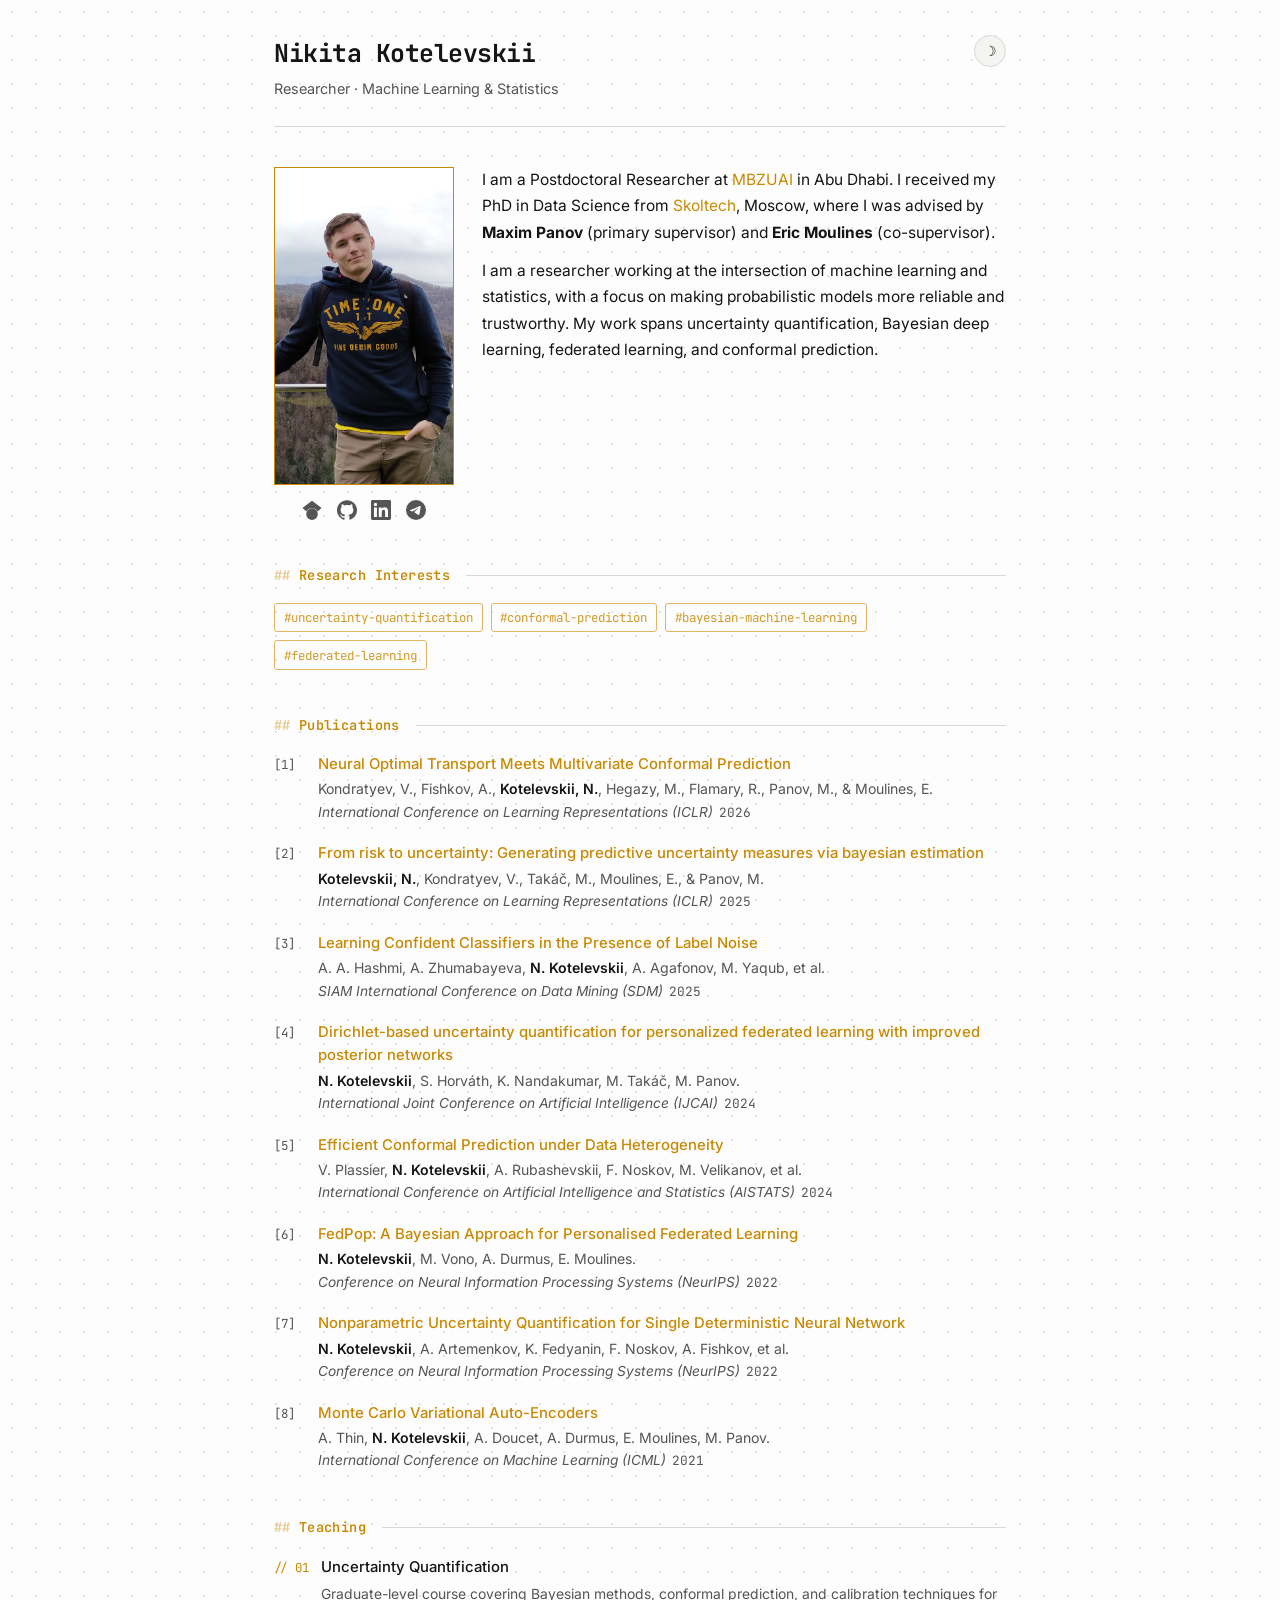
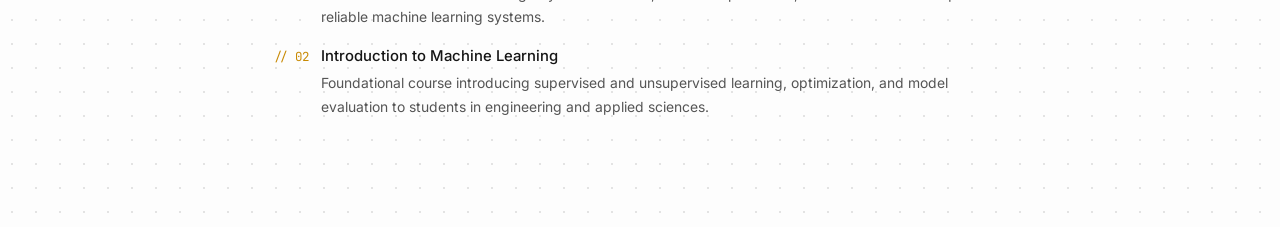
<file: index.html>
<!DOCTYPE html>
<html lang="en">
<head>
  <meta charset="UTF-8" />
  <meta name="viewport" content="width=device-width, initial-scale=1.0" />
  <title>Nikita Kotelevskii</title>
  <meta name="description" content="Personal academic page of Nikita Kotelevskii — Researcher in Machine Learning and Statistics." />
  <link rel="stylesheet" href="styles.css" />
  <!-- data.js must load before script.js -->
  <script src="data.js"></script>
</head>
<body>

<div class="container">

  <!-- ── Header ─────────────────────────────────────────── -->
  <header class="site-header">
    <div class="header-left">
      <h1>Nikita Kotelevskii</h1>
      <p class="tagline">Researcher · Machine Learning &amp; Statistics</p>
    </div>
    <button id="theme-toggle" aria-label="Toggle dark mode">☽</button>
  </header>

  <!-- ── Profile block ──────────────────────────────────── -->
  <div class="profile-block">
    <div class="profile-photo-col">
      <img
        class="profile-photo"
        src="assets/profile.png"
        alt="Portrait of Nikita Kotelevskii"
        width="180"
      />
      <nav class="profile-links" aria-label="External profiles">
        <a href="https://scholar.google.com/citations?user=D9b8bXEAAAAJ" target="_blank" rel="noopener" aria-label="Google Scholar" title="Google Scholar">
          <!-- Simple Icons: Google Scholar -->
          <svg viewBox="0 0 24 24" aria-hidden="true" xmlns="http://www.w3.org/2000/svg"><path d="M5.242 13.769L0.5 9.5 12 1l11.5 8.5-4.742 4.269C17.548 11.249 14.978 9.5 12 9.5c-2.977 0-5.548 1.748-6.758 4.269zM12 10a7 7 0 1 0 0 14 7 7 0 0 0 0-14z"/></svg>
        </a>
        <a href="https://github.com/nkotelevskii" target="_blank" rel="noopener" aria-label="GitHub" title="GitHub">
          <!-- Simple Icons: GitHub -->
          <svg viewBox="0 0 24 24" aria-hidden="true" xmlns="http://www.w3.org/2000/svg"><path d="M12 .297c-6.63 0-12 5.373-12 12 0 5.303 3.438 9.8 8.205 11.385.6.113.82-.258.82-.577 0-.285-.01-1.04-.015-2.04-3.338.724-4.042-1.61-4.042-1.61C4.422 18.07 3.633 17.7 3.633 17.7c-1.087-.744.084-.729.084-.729 1.205.084 1.838 1.236 1.838 1.236 1.07 1.835 2.809 1.305 3.495.998.108-.776.417-1.305.76-1.605-2.665-.3-5.466-1.332-5.466-5.93 0-1.31.465-2.38 1.235-3.22-.135-.303-.54-1.523.105-3.176 0 0 1.005-.322 3.3 1.23.96-.267 1.98-.399 3-.405 1.02.006 2.04.138 3 .405 2.28-1.552 3.285-1.23 3.285-1.23.645 1.653.24 2.873.12 3.176.765.84 1.23 1.91 1.23 3.22 0 4.61-2.805 5.625-5.475 5.92.42.36.81 1.096.81 2.22 0 1.606-.015 2.896-.015 3.286 0 .315.21.69.825.57C20.565 22.092 24 17.592 24 12.297c0-6.627-5.373-12-12-12"/></svg>
        </a>
        <a href="https://www.linkedin.com/in/nikita-kotelevskii-b52271130/" target="_blank" rel="noopener" aria-label="LinkedIn" title="LinkedIn">
          <!-- Simple Icons: LinkedIn -->
          <svg viewBox="0 0 24 24" aria-hidden="true" xmlns="http://www.w3.org/2000/svg"><path d="M20.447 20.452h-3.554v-5.569c0-1.328-.027-3.037-1.852-3.037-1.853 0-2.136 1.445-2.136 2.939v5.667H9.351V9h3.414v1.561h.046c.477-.9 1.637-1.85 3.37-1.85 3.601 0 4.267 2.37 4.267 5.455v6.286zM5.337 7.433a2.062 2.062 0 01-2.063-2.065 2.063 2.063 0 112.063 2.065zm1.782 13.019H3.555V9h3.564v11.452zM22.225 0H1.771C.792 0 0 .774 0 1.729v20.542C0 23.227.792 24 1.771 24h20.451C23.2 24 24 23.227 24 22.271V1.729C24 .774 23.2 0 22.222 0h.003z"/></svg>
        </a>
        <a href="https://t.me/nktlvsk" target="_blank" rel="noopener" aria-label="Telegram" title="Telegram">
          <!-- Simple Icons: Telegram -->
          <svg viewBox="0 0 24 24" aria-hidden="true" xmlns="http://www.w3.org/2000/svg"><path d="M11.944 0A12 12 0 0 0 0 12a12 12 0 0 0 12 12 12 12 0 0 0 12-12A12 12 0 0 0 12 0a12 12 0 0 0-.056 0zm4.962 7.224c.1-.002.321.023.465.14a.506.506 0 0 1 .171.325c.016.093.036.306.02.472-.18 1.898-.962 6.502-1.36 8.627-.168.9-.499 1.201-.82 1.23-.696.065-1.225-.46-1.9-.902-1.056-.693-1.653-1.124-2.678-1.8-1.185-.78-.417-1.21.258-1.91.177-.184 3.247-2.977 3.307-3.23.007-.032.014-.15-.056-.212s-.174-.041-.249-.024c-.106.024-1.793 1.14-5.061 3.345-.48.33-.913.49-1.302.48-.428-.008-1.252-.241-1.865-.44-.752-.245-1.349-.374-1.297-.789.027-.216.325-.437.893-.663 3.498-1.524 5.83-2.529 6.998-3.014 3.332-1.386 4.025-1.627 4.476-1.635z"/></svg>
        </a>
      </nav>
    </div>
    <div class="profile-bio">
      <p>
        I am a Postdoctoral Researcher at <a href="https://mbzuai.ac.ae/" target="_blank" rel="noopener">MBZUAI</a> in Abu Dhabi.
        I received my PhD in Data Science from <a href="https://www.skoltech.ru/en/" target="_blank" rel="noopener">Skoltech</a>, Moscow,
        where I was advised by <strong>Maxim Panov</strong> (primary supervisor) and <strong>Eric Moulines</strong> (co-supervisor).
      </p>
      <p>
        I am a researcher working at the intersection of machine learning and statistics,
        with a focus on making probabilistic models more reliable and trustworthy.
        My work spans uncertainty quantification, Bayesian deep learning,
        federated learning, and conformal prediction.
      </p>
    </div>
  </div>

  <!-- ── 1. Research Interests ──────────────────────────── -->
  <section id="interests" aria-label="Research interests">
    <h2 class="section-heading">Research&nbsp;Interests</h2>
    <div class="tags">
      <span class="tag">#uncertainty-quantification</span>
      <span class="tag">#conformal-prediction</span>
      <span class="tag">#bayesian-machine-learning</span>
      <span class="tag">#federated-learning</span>
    </div>
  </section>

  <!-- ── 2. Publications ────────────────────────────────── -->
  <section id="publications" aria-label="Publications">
    <h2 class="section-heading">Publications</h2>
    <ul id="pub-list" class="pub-list">
      <!-- populated by script.js from data.js -->
    </ul>
  </section>

  <!-- ── 3. Teaching ────────────────────────────────────── -->
  <section id="teaching" aria-label="Teaching">
    <h2 class="section-heading">Teaching</h2>
    <ul id="course-list" class="course-list">
      <!-- populated by script.js from data.js -->
    </ul>
  </section>

</div><!-- /container -->

<script src="script.js"></script>
</body>
</html>
</file>
<file: styles.css>
/* Mono Academic — Nikita Kotelevskii — light/dark, monospace headings */

@import url('https://fonts.googleapis.com/css2?family=JetBrains+Mono:wght@400;600;700&family=Inter:wght@400;500&display=swap');

/* variables */
:root {
  --bg:        #FDFDFD;
  --bg-subtle: #F4F4F2;
  --text:      #151515;
  --text-muted:#555;
  --accent:    #C88A04;
  --accent-dim:#E0A84A;
  --border:    #D8D8D4;
  --dot-color: rgba(0,0,0,0.10);

  --font-mono: 'JetBrains Mono', 'IBM Plex Mono', monospace;
  --font-sans: 'Inter', 'Helvetica Neue', Arial, sans-serif;

  --max-w:     780px;
  --radius:    3px;
}

[data-theme="dark"] {
  --bg:        #0E0E10;
  --bg-subtle: #18181C;
  --text:      #E8E8EA;
  --text-muted:#9B9BA4;
  --accent:    #E0A84A;
  --accent-dim:#C88A04;
  --border:    #2E2E38;
  --dot-color: rgba(255,255,255,0.05);
}

/* reset & base */
*, *::before, *::after { box-sizing: border-box; margin: 0; padding: 0; }

html { font-size: 16px; scroll-behavior: smooth; }

body {
  background-color: var(--bg);
  color: var(--text);
  font-family: var(--font-sans);
  font-size: 1rem;
  line-height: 1.7;
  transition: background-color 0.2s, color 0.2s;

  background-image: radial-gradient(circle, var(--dot-color) 1px, transparent 1px);
  background-size: 24px 24px;
}

a {
  color: var(--accent);
  text-decoration: none;
}
a:hover { text-decoration: underline; }

/* layout */
.container {
  max-width: var(--max-w);
  margin: 0 auto;
  padding: 2rem 1.5rem 4rem;
}

/* header */
.site-header {
  display: flex;
  align-items: flex-start;
  justify-content: space-between;
  gap: 1rem;
  margin-bottom: 2.5rem;
  padding-bottom: 1.5rem;
  border-bottom: 1px solid var(--border);
}

.header-left h1 {
  font-family: var(--font-mono);
  font-size: 1.55rem;
  font-weight: 700;
  letter-spacing: -0.02em;
  color: var(--text);
}

.header-left .tagline {
  font-family: var(--font-sans);
  font-size: 0.9rem;
  color: var(--text-muted);
  margin-top: 0.2rem;
}

/* theme toggle */
#theme-toggle {
  flex-shrink: 0;
  width: 2rem;
  height: 2rem;
  border-radius: 50%;
  border: 1px solid var(--border);
  background: var(--bg-subtle);
  color: var(--text);
  cursor: pointer;
  font-size: 0.9rem;
  display: flex;
  align-items: center;
  justify-content: center;
  transition: border-color 0.2s, background 0.2s;
  margin-top: 0.2rem;
}
#theme-toggle:hover { border-color: var(--accent); }

/* profile */
.profile-block {
  display: flex;
  gap: 1.75rem;
  align-items: flex-start;
  margin-bottom: 2.75rem;
}

.profile-photo {
  flex-shrink: 0;
  width: 180px;
  height: auto;
  border: 1px solid var(--accent);
  display: block;
}

.profile-photo-col {
  flex-shrink: 0;
  display: flex;
  flex-direction: column;
  align-items: center;
  gap: 0.9rem;
}

.profile-links {
  display: flex;
  gap: 0.9rem;
  align-items: center;
}

.profile-links a {
  color: var(--text-muted);
  display: inline-flex;
  transition: color 0.15s;
}
.profile-links a:hover { color: var(--accent); }

.profile-links svg {
  width: 20px;
  height: 20px;
  display: block;
  fill: currentColor;
}

.profile-bio {
  font-size: 0.97rem;
  color: var(--text);
}

.profile-bio p + p { margin-top: 0.75rem; }

/* section headings */
.section-heading {
  font-family: var(--font-mono);
  font-size: 0.85rem;
  font-weight: 600;
  letter-spacing: 0.03em;
  color: var(--accent);
  margin-bottom: 1rem;
  display: flex;
  align-items: center;
  gap: 0.5rem;
}
.section-heading::before {
  content: '##';
  opacity: 0.45;
}
.section-heading::after {
  content: '';
  flex: 1;
  height: 1px;
  background: var(--border);
  margin-left: 0.5rem;
}

section { margin-bottom: 2.75rem; }

/* tags */
.tags {
  display: flex;
  flex-wrap: wrap;
  gap: 0.5rem;
}

.tag {
  font-family: var(--font-mono);
  font-size: 0.78rem;
  color: var(--accent);
  background: transparent;
  border: 1px solid var(--accent-dim);
  border-radius: var(--radius);
  padding: 0.2rem 0.55rem;
  opacity: 0.85;
  transition: opacity 0.15s;
}
.tag:hover { opacity: 1; }

/* publications */
.pub-list {
  list-style: none;
  display: flex;
  flex-direction: column;
  gap: 1.2rem;
}

.pub-item {
  display: flex;
  gap: 0.75rem;
  align-items: baseline;
}

.pub-num {
  font-family: var(--font-mono);
  font-size: 0.78rem;
  color: var(--text-muted);
  flex-shrink: 0;
  min-width: 2rem;
  padding-top: 0.05rem;
}

.pub-body { font-size: 0.93rem; line-height: 1.55; }

.pub-title {
  font-family: var(--font-sans);
  font-weight: 500;
  color: var(--accent);
  text-decoration: none;
}
.pub-title:hover { text-decoration: underline; }

.pub-authors {
  display: block;
  color: var(--text-muted);
  font-size: 0.88rem;
  margin-top: 0.15rem;
}
.pub-authors strong { color: var(--text); font-weight: 600; }

.pub-venue {
  display: block;
  font-size: 0.86rem;
  margin-top: 0.1rem;
}
.pub-venue em { color: var(--text-muted); font-style: italic; }
.pub-venue .pub-year {
  font-family: var(--font-mono);
  font-size: 0.8rem;
  color: var(--text-muted);
  margin-left: 0.4rem;
}

/* teaching */
.course-list {
  list-style: none;
  display: flex;
  flex-direction: column;
  gap: 0.9rem;
}

.course-item {
  display: flex;
  gap: 0.75rem;
  align-items: baseline;
}

.course-bullet {
  font-family: var(--font-mono);
  font-size: 0.78rem;
  color: var(--accent);
  flex-shrink: 0;
}

.course-body { font-size: 0.93rem; }

.course-title {
  font-family: var(--font-sans);
  font-weight: 500;
  color: var(--text);
}

.course-desc {
  display: block;
  color: var(--text-muted);
  font-size: 0.87rem;
  margin-top: 0.15rem;
}

/* responsive */
@media (max-width: 600px) {
  .profile-block { flex-direction: column; }
  .profile-photo { width: 140px; }
  .site-header { flex-wrap: wrap; }
  .header-left h1 { font-size: 1.25rem; }
}
</file>
